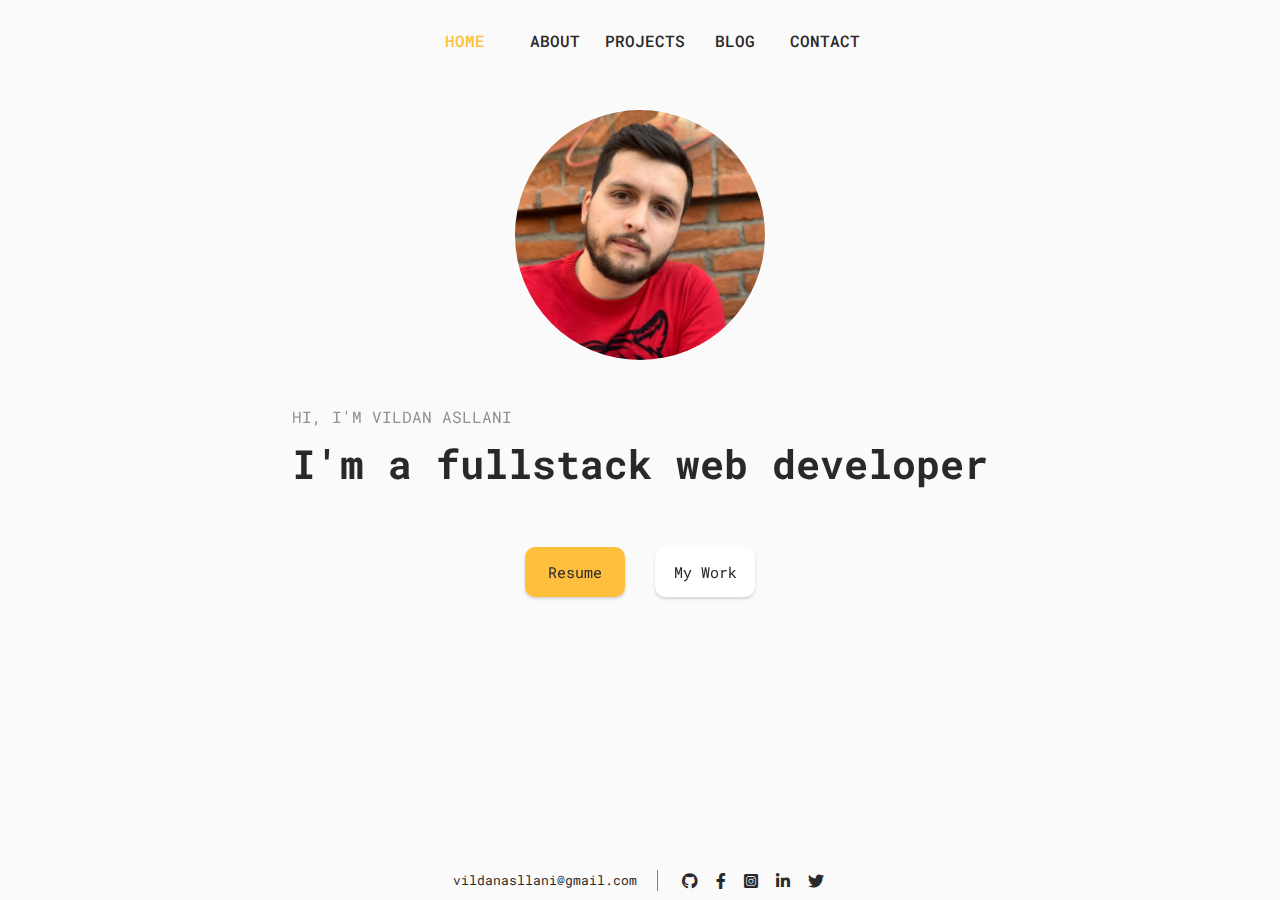
<file: index.html>
<!DOCTYPE html>
<html lang="en">
<head>
    <meta charset="UTF-8">
    <meta http-equiv="X-UA-Compatible" content="IE=edge">
    <meta name="viewport" content="width=device-width, initial-scale=1.0">
    <title>Home</title>
    <meta name="description" content="Vildan Asllani Portfolio">
    <meta name="keywords" content="Vildan Asllani, Portfolio, Programing, Coder, Fullstack Developer, Albanian Developer, Kosovo Developers">
    <link rel="icon" href="images/icon.png">
    <link rel="stylesheet" href="styles/style.css">
    <link rel="stylesheet" href="styles/fontawesome-free-5.15.3-web/css/all.css">
    <link rel="stylesheet" href="styles/tablet-style.css">
    <link rel="stylesheet" href="https://unpkg.com/aos@next/dist/aos.css" />
</head>
<body>
    <header>
        <nav id="navigation">
            <i class="fas fa-times" id="menu-close"></i>
            <ul>
                <a href="index.html"><li class="active">HOME</li></a>
                <a href="about.html"><li>ABOUT</li></a>
                <a href="projects.html"><li>PROJECTS</li></a>
                <a href="blog.html"><li>BLOG</li></a>
                <a href="contact.html"><li>CONTACT</li></a>
            </ul>
        </nav>
        <i class="fas fa-bars" id="menu-open"></i>
    </header>
    <div class="call-to-action" data-aos="fade-up">
        <img src='images/profile_image.jpg' class="circle" alt="My profile picture">
        <div class="introduction">
            <p>HI, I'M VILDAN ASLLANI</p>
            <h1>I'm a fullstack web developer</h1>
        </div>
        <div class="cta-buttons">
            <a href="/cv/Vildan_Asllani_CV.pdf" class="btn btn-primary">Resume</a>
            <a href="/projects.html" class="btn btn-default">My Work</a>
        </div>
    </div>
    <div class="fixed-social">
        <small>vildanasllani@gmail.com</small>
        <div class="socials">
            <a href="https://github.com/VildanAsllani"><i class="fab fa-github"></i></a>
            <a href="https://www.facebook.com/RosSsoner"><i class="fab fa-facebook-f"></i></a>
            <a href="https://www.instagram.com/vildanasllani/"><i class="fab fa-instagram-square"></i></a>
            <a href="https://www.linkedin.com/in/vildan-asllani-a4618220b/"><i class="fab fa-linkedin-in"></i></a>
            <a href="#"><i class="fab fa-twitter"></i></a>
        </div>
    </div>
<script src="scripts/navigation.js"></script>
<script src="https://unpkg.com/aos@next/dist/aos.js"></script>
  <script>
    AOS.init();
  </script>
</body>
</html>
</file>
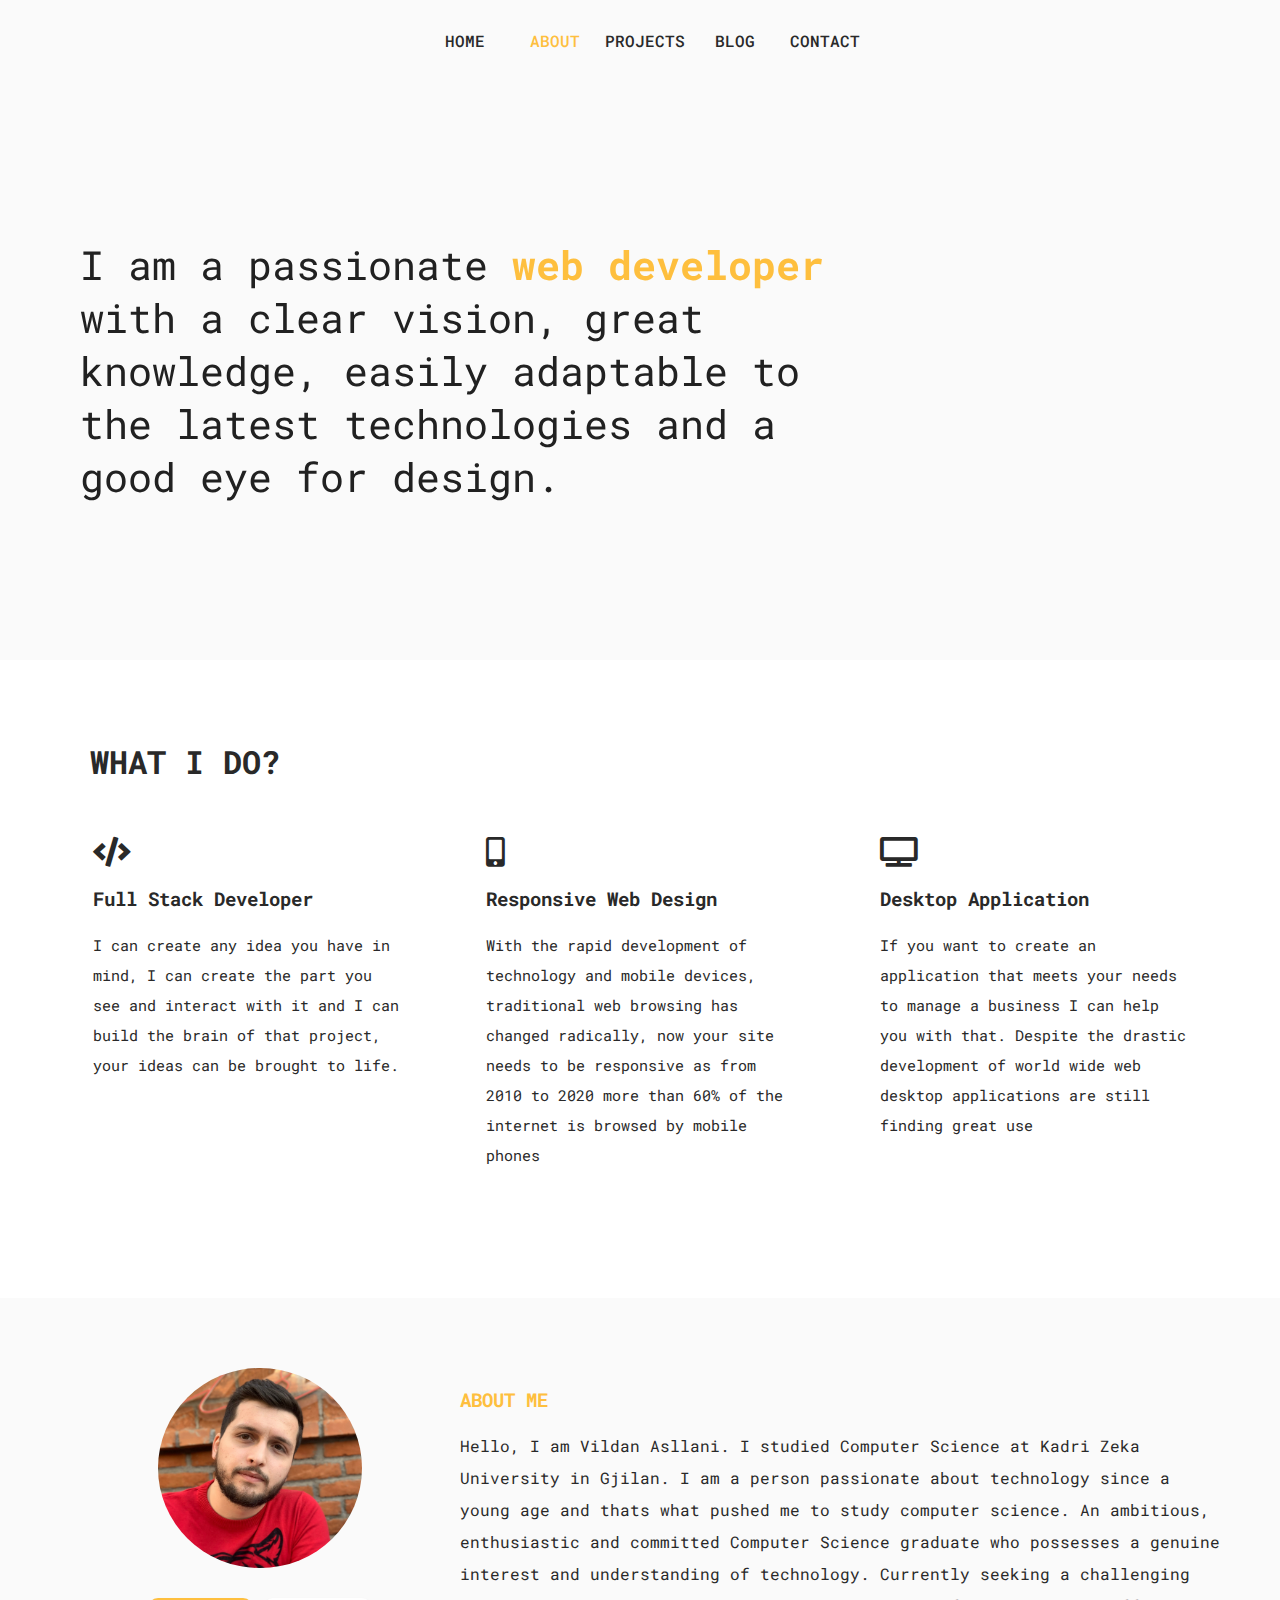
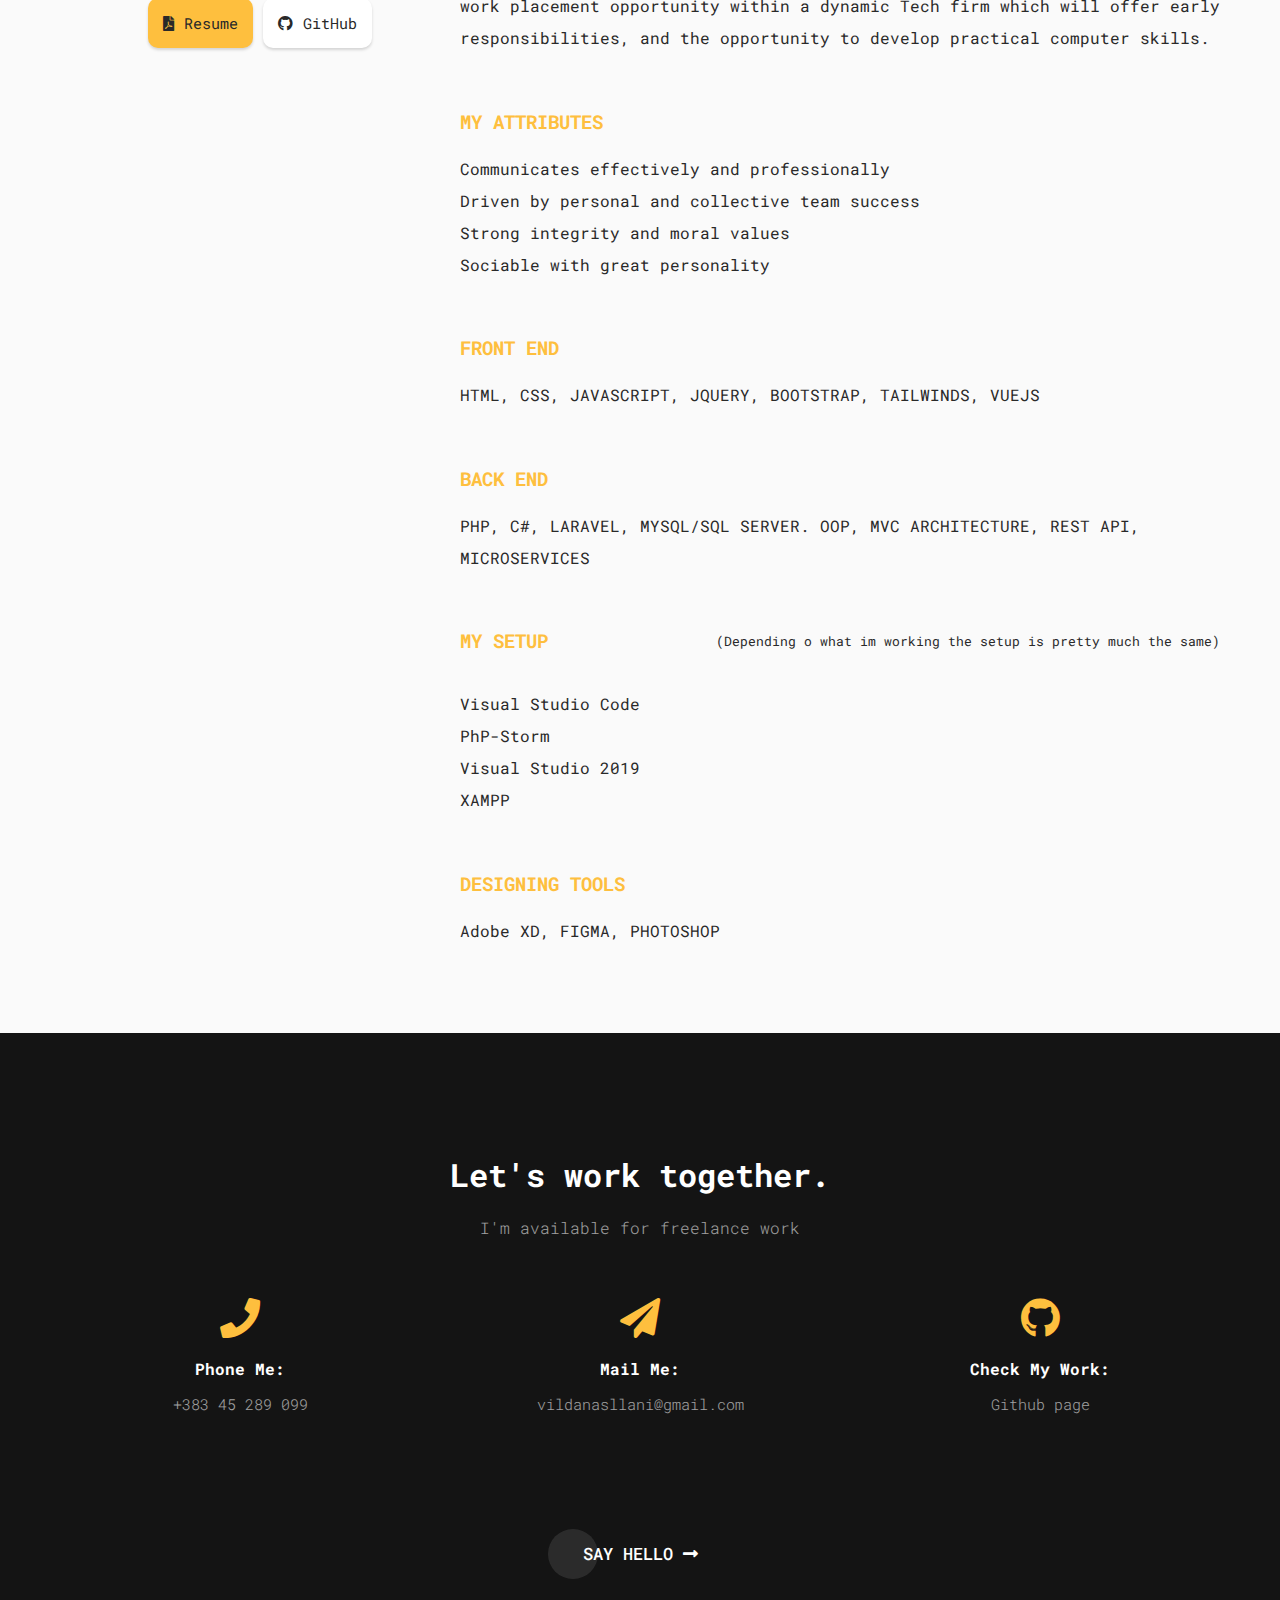
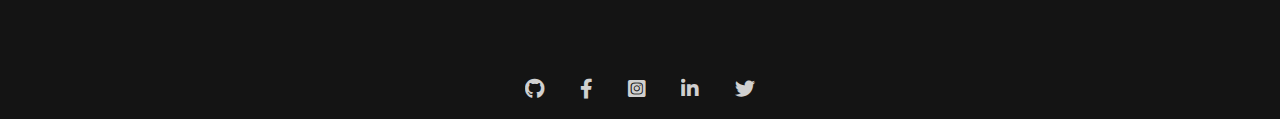
<file: about.html>
<!DOCTYPE html>
<html lang="en">
<head>
    <meta charset="UTF-8">
    <meta http-equiv="X-UA-Compatible" content="IE=edge">
    <meta name="viewport" content="width=device-width, initial-scale=1.0">
    <title>About me</title>
    <link rel="icon" href="images/icon.png">
    <link rel="stylesheet" href="styles/style.css">
    <link rel="stylesheet" href="styles/fontawesome-free-5.15.3-web/css/all.css">
    <link rel="stylesheet" href="styles/tablet-style.css">
    <link rel="stylesheet" href="https://unpkg.com/aos@next/dist/aos.css" />
</head>
<body>
    <header>
        <nav id="navigation">
            <i class="fas fa-times" id="menu-close"></i>
            <ul>
                <a href="index.html"><li>HOME</li></a>
                <a href="about.html"><li class="active">ABOUT</li></a>
                <a href="projects.html"><li>PROJECTS</li></a>
                <a href="blog.html"><li>BLOG</li></a>
                <a href="contact.html"><li>CONTACT</li></a>
            </ul>
        </nav>
        <i class="fas fa-bars" id="menu-open"></i>
    </header>
    <div class="center vertically-aligned" data-aos="fade-right">
        <h1 class="h1-introduction">
            I am a passionate <strong>web developer </strong>with a clear vision, great knowledge, easily adaptable to the latest technologies and a good eye for design.</h1>
    </div>
    <div class="full-div">
        <div class="center">
            <h1 class="ml-30">WHAT I DO?</h1>
            <div class="cards">
                <div class="card">
                    <i class="fas fa-code"></i>
                    <h3>Full Stack Developer</h3>
                    <p>I can create any idea you have in mind, I can create the part you see and interact with it and I can build the brain of that project, your ideas can be brought to life.</p>
                </div>
                <div class="card">
                    <i class="fas fa-mobile-alt"></i>
                    <h3>Responsive Web Design</h3>
                    <p>With the rapid development of technology and mobile devices, traditional web browsing has changed radically, now your site needs to be responsive as from 2010 to 2020 more than 60% of the internet is browsed by mobile phones</p>
                </div>
                <div class="card">
                    <i class="fas fa-tv"></i>
                    <h3>Desktop Application</h3>
                    <p>If you want to create an application that meets your needs to manage a business I can help you with that. Despite the drastic development of world wide web desktop applications are still finding great use</p>
                </div>
            </div>
        </div>
    </div>


    <div class="center">
        <div class="profile">
            <div class="left-profile">
                <img src="images/profile_image.jpg" class="circle" alt="My profile picture">
                <div class="buttons">
                    <a href="/cv/Vildan_Asllani_CV.pdf" class="btn btn-primary"><i class="fa fa-file-pdf"></i>Resume</a>
                    <a href="https://github.com/VildanAsllani" class="btn btn-default"><i class="fab fa-github"></i>GitHub</a>
                </div>
            </div>
            <div class="right-profile">
                <div class="skills">
                    <h3>ABOUT ME</h3>
                    <p>Hello, I am Vildan Asllani. I studied Computer Science at Kadri Zeka University in Gjilan. I am a person passionate about technology since a young age and thats what pushed me to study computer science. An ambitious, enthusiastic and committed Computer Science graduate who possesses a genuine interest and understanding of technology. Currently seeking a challenging work placement opportunity within a dynamic Tech firm which will offer early responsibilities, and the opportunity to develop practical computer skills.</p>
                </div>
                <div class="skills">
                    <h3>MY ATTRIBUTES</h3>
                    <p>Communicates effectively and professionally<br>
                        Driven by personal and collective team success<br>
                        Strong integrity and moral values<br>
                        Sociable with great personality</p>
                </div>
                <div class="skills">
                    <h3>FRONT END</h3>
                    <p>HTML, CSS, JAVASCRIPT, JQUERY, BOOTSTRAP, TAILWINDS, VUEJS</p>
                </div>
                <div class="skills">
                    <h3>BACK END</h3>
                    <p>PHP, C#, LARAVEL, MYSQL/SQL SERVER. OOP, MVC ARCHITECTURE, REST API, MICROSERVICES</p>
                </div>
                <div class="skills">
                    <div><h3>MY SETUP</h3><small>(Depending o what im working the setup is pretty much the same)</small></div>
                    <p>Visual Studio Code<br>
                        PhP-Storm <br>
                        Visual Studio 2019<br>
                        XAMPP<br>

                </div>
                <div class="skills">
                    <h3>DESIGNING TOOLS</h3>
                    <p>Adobe XD, FIGMA, PHOTOSHOP<p>
                </div>
            </div>
        </div>
    </div>
    

    <footer id="footer">
        <div class="lets-work-together center">
            <center>
                <h1>Let's work together.</h1>
                <p>I'm available for freelance work</p>
            </center>
            <div class="grid">
                <div class="grid-column">
                    <i class="fas fa-phone"></i>
                    <strong>Phone Me:</strong>
                    <p>+383 45 289 099</p>
                </div>
                <div class="grid-column">
                    <i class="fas fa-paper-plane"></i>
                    <strong>Mail Me:</strong>
                    <p>vildanasllani@gmail.com</p>
                </div>
                <div class="grid-column">
                    <i class="fab fa-github"></i>
                    <strong>Check My Work:</strong>
                    <p><a href="https://github.com/vildanasllani">Github page</a></p>
                </div>
            </div>
        </div>
        <center>
            <a href="mailto: vildanasllani@gmail.com" class="btn-decoration">SAY HELLO<i class="fas fa-long-arrow-alt-right"></i></a>
        </center>
        <div class="socials">
            <a href="https://github.com/VildanAsllani"><i class="fab fa-github"></i></a>
            <a href="https://www.facebook.com/RosSsoner"><i class="fab fa-facebook-f"></i></a>
            <a href="https://www.instagram.com/vildanasllani/"><i class="fab fa-instagram-square"></i></a>
            <a href="https://www.linkedin.com/in/vildan-asllani-a4618220b/"><i class="fab fa-linkedin-in"></i></a>
            <a href="#"><i class="fab fa-twitter"></i></a>
        </div>
        
    </footer>
    <script src="scripts/navigation.js"></script>
    <script src="https://unpkg.com/aos@next/dist/aos.js"></script>
  <script>
    AOS.init();
  </script>
</body>
</html>
</file>
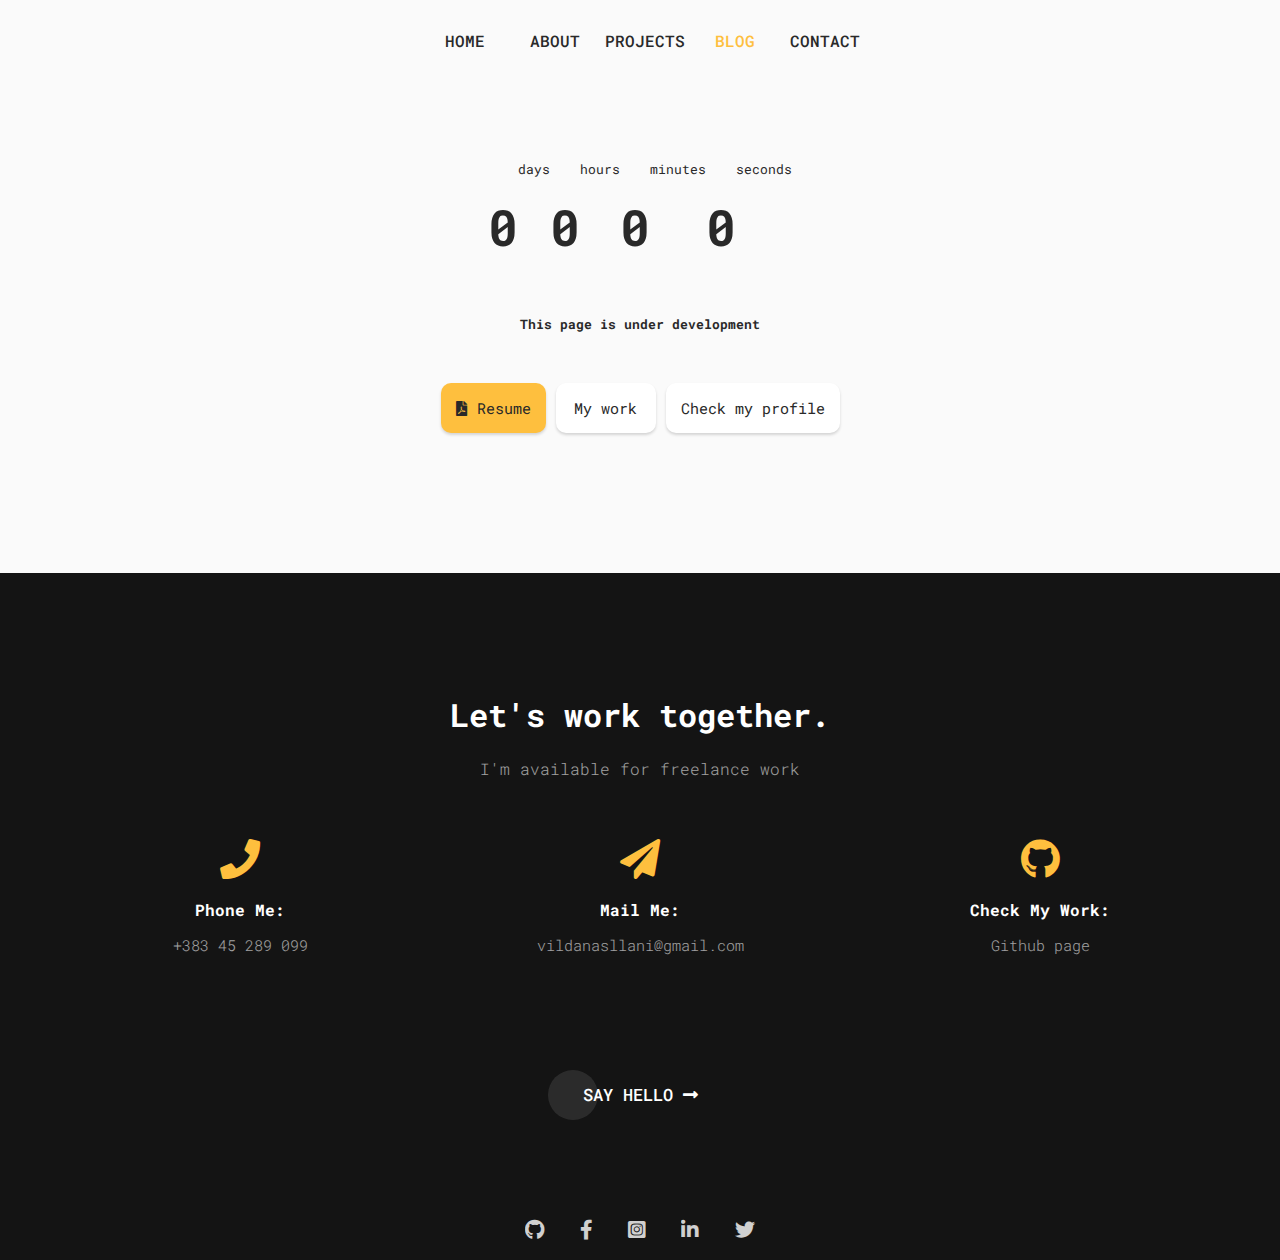
<file: blog.html>
<!DOCTYPE html>
<html lang="en">
<head>
    <meta charset="UTF-8">
    <meta http-equiv="X-UA-Compatible" content="IE=edge">
    <meta name="viewport" content="width=device-width, initial-scale=1.0">
    <title>Blog</title>
    <link rel="icon" href="images/icon.png">
    <link rel="stylesheet" href="styles/style.css">
    <link rel="stylesheet" href="styles/fontawesome-free-5.15.3-web/css/all.css">
    <link rel="stylesheet" href="styles/tablet-style.css">
</head>
<body>
    <header>
        <nav id="navigation">
            <i class="fas fa-times" id="menu-close"></i>
            <ul>
                <a href="index.html"><li>HOME</li></a>
                <a href="about.html"><li>ABOUT</li></a>
                <a href="projects.html"><li>PROJECTS</li></a>
                <a href="blog.html"><li class="active">BLOG</li></a>
                <a href="contact.html"><li>CONTACT</li></a>
            </ul>
        </nav>
        <i class="fas fa-bars" id="menu-open"></i>
    </header>

    <div class="center blog">
        <div class="timer">
            <div class="days">
                <h1 id="day">0</h1>
                <small>days</small>
            </div>
            <div class="hours">
                <h1 id="hour">0</h1>
                <small>hours</small>
            </div>
            <div class="minutes">
                <h1 id="minute">0</h1>
                <small>minutes</small>
            </div>
            <div class="seconds">
                <h1 id="second">0</h1>
                <small>seconds</small>
            </div>
        </div>
        <h5>This page is under development</h5>
        <div class="buttons">
            <a href="/cv/Vildan_Asllani_CV.pdf" class="btn btn-primary"><i class="fa fa-file-pdf"></i>Resume</a>
            <a href="/projects.html" class="btn btn-default">My work</a>
            <a href="/about.html" class="btn btn-default">Check my profile</a>
        </div>
    </div>

    <footer>
        <div class="lets-work-together center">
            <center>
                <h1>Let's work together.</h1>
                <p>I'm available for freelance work</p>
            </center>
            <div class="grid">
                <div class="grid-column">
                    <i class="fas fa-phone"></i>
                    <strong>Phone Me:</strong>
                    <p>+383 45 289 099</p>
                </div>
                <div class="grid-column">
                    <i class="fas fa-paper-plane"></i>
                    <strong>Mail Me:</strong>
                    <p>vildanasllani@gmail.com</p>
                </div>
                <div class="grid-column">
                    <i class="fab fa-github"></i>
                    <strong>Check My Work:</strong>
                    <p><a href="https://github.com/vildanasllani">Github page</a></p>
                </div>
            </div>
        </div>
        <center>
            <a href="mailto: vildanasllani@gmail.com" class="btn-decoration">SAY HELLO<i class="fas fa-long-arrow-alt-right"></i></a>
        </center>
        <div class="socials">
            <a href="https://github.com/VildanAsllani"><i class="fab fa-github"></i></a>
            <a href="https://www.facebook.com/RosSsoner"><i class="fab fa-facebook-f"></i></a>
            <a href="https://www.instagram.com/vildanasllani/"><i class="fab fa-instagram-square"></i></a>
            <a href="https://www.linkedin.com/in/vildan-asllani-a4618220b/"><i class="fab fa-linkedin-in"></i></a>
            <a href="#"><i class="fab fa-twitter"></i></a>
        </div>
        
    </footer>
    
    <script src="scripts/navigation.js"></script>
    <script>
        var countDownDate = new Date("Dec 06, 2024 00:00:00").getTime();
        
        var countdownfunction = setInterval(function() {
        
          var now = new Date().getTime();
          
          var distance = countDownDate - now;
          
          var days = Math.floor(distance / (1000 * 60 * 60 * 24));
          var hours = Math.floor((distance % (1000 * 60 * 60 * 24)) / (1000 * 60 * 60));
          var minutes = Math.floor((distance % (1000 * 60 * 60)) / (1000 * 60));
          var seconds = Math.floor((distance % (1000 * 60)) / 1000);
          
            document.getElementById('day').innerHTML=days;
            document.getElementById('hour').innerHTML=hours;
            document.getElementById('minute').innerHTML=minutes;
            document.getElementById('second').innerHTML=seconds;

          if (distance < 0) {
            clearInterval(countdownfunction);
            document.getElementById("demo").innerHTML = "THE FEATURE SHOULD BE IMPLEMENTED BY NOW :D";
          }
        }, 1000);
        </script>
</body>
</html>
</file>
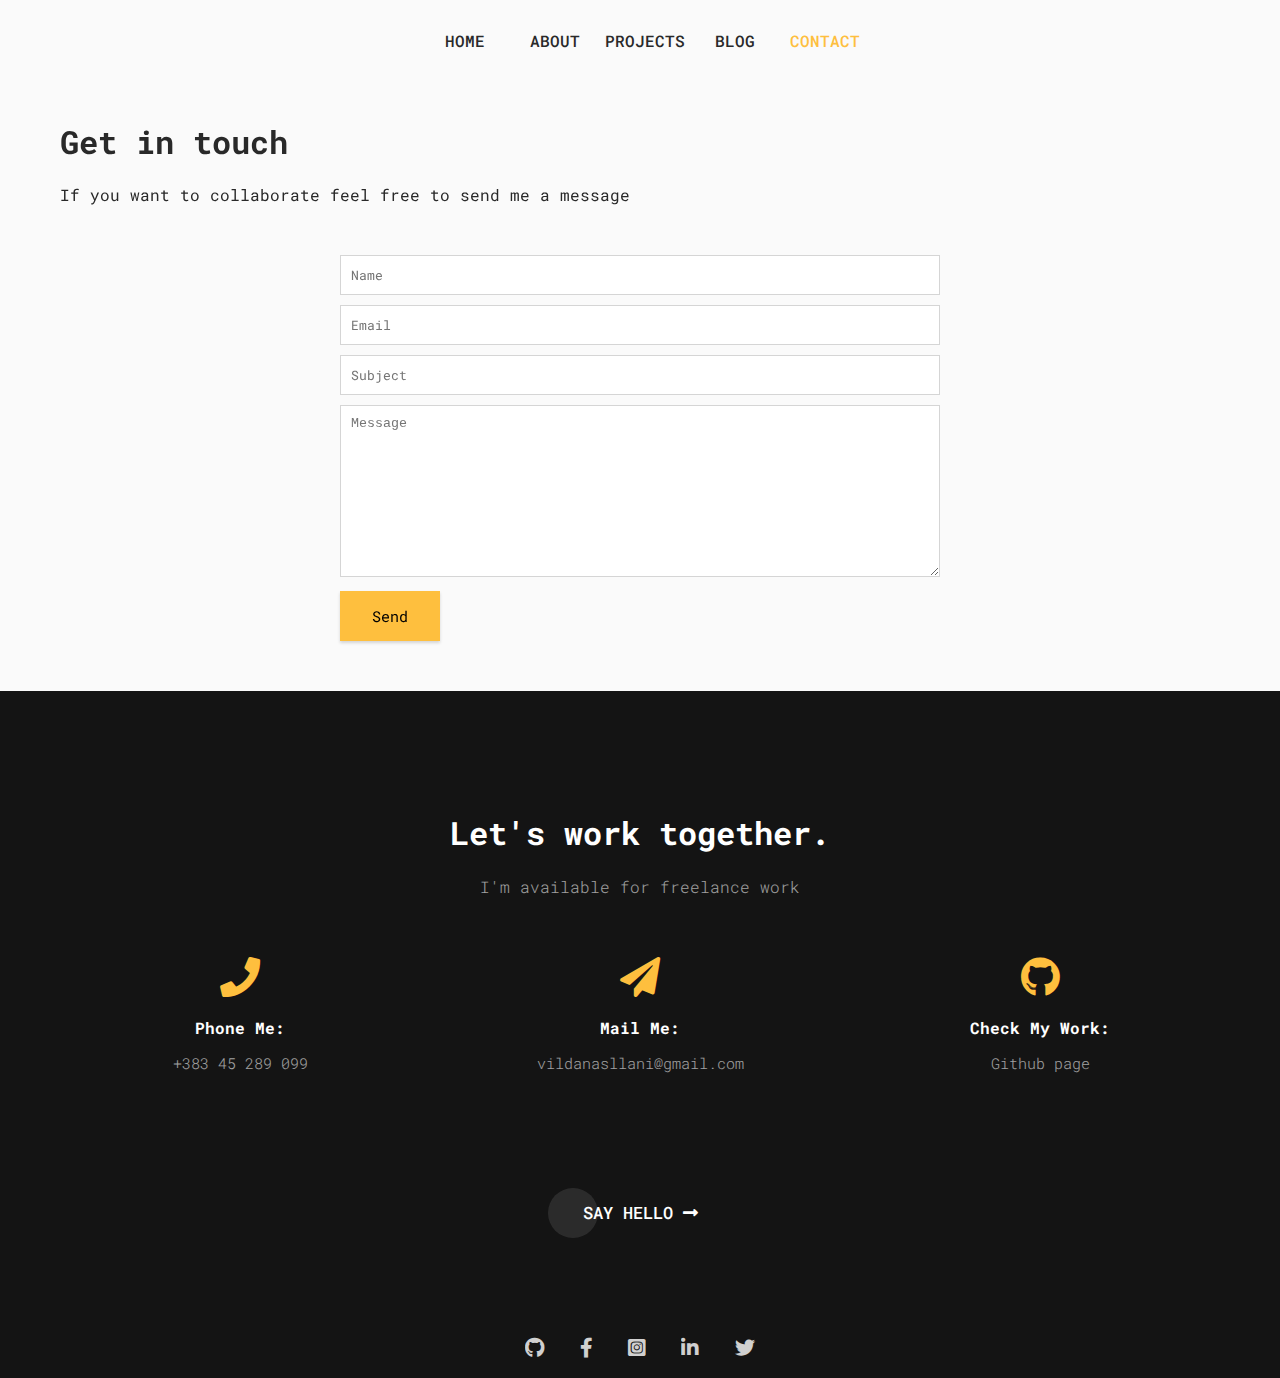
<file: contact.html>
<!DOCTYPE html>
<html lang="en">
<head>
    <meta charset="UTF-8">
    <meta http-equiv="X-UA-Compatible" content="IE=edge">
    <meta name="viewport" content="width=device-width, initial-scale=1.0">
    <title>Contact Me</title>
    <link rel="icon" href="images/icon.png">
    <link rel="stylesheet" href="styles/style.css">
    <link rel="stylesheet" href="styles/fontawesome-free-5.15.3-web/css/all.css">
    <link rel="stylesheet" href="styles/tablet-style.css">
    <link rel="stylesheet" href="https://unpkg.com/aos@next/dist/aos.css" />
</head>
<body>
    <header>
        <nav id="navigation">
            <i class="fas fa-times" id="menu-close"></i>
            <ul>
                <a href="index.html"><li>HOME</li></a>
                <a href="about.html"><li>ABOUT</li></a>
                <a href="projects.html"><li>PROJECTS</li></a>
                <a href="blog.html"><li>BLOG</li></a>
                <a href="contact.html"><li class="active">CONTACT</li></a>
            </ul>
        </nav>
        <i class="fas fa-bars" id="menu-open"></i>
    </header>

    <div class="center" data-aos="fade-right">    
        <h1>Get in touch</h1>
        <p>If you want to collaborate feel free to send me a message</p>
        <form action="" class="form">
            <input type="text" name="name" placeholder="Name" id="name" class="inp-text">
            <input type="email" name="email" placeholder="Email" id="email" class="inp-text">
            <input type="text" name="subject" placeholder="Subject" id="subject" class="inp-text">
            <textarea name="message" id="message" cols="30" rows="10" placeholder="Message"></textarea>
            <input type="button" class="btn btn-primary inp-button" value="Send">
        </form>
    </div>

    <footer>
        <div class="lets-work-together center">
            <center>
                <h1>Let's work together.</h1>
                <p>I'm available for freelance work</p>
            </center>
            <div class="grid">
                <div class="grid-column">
                    <i class="fas fa-phone"></i>
                    <strong>Phone Me:</strong>
                    <p>+383 45 289 099</p>
                </div>
                <div class="grid-column">
                    <i class="fas fa-paper-plane"></i>
                    <strong>Mail Me:</strong>
                    <p>vildanasllani@gmail.com</p>
                </div>
                <div class="grid-column">
                    <i class="fab fa-github"></i>
                    <strong>Check My Work:</strong>
                    <p><a href="https://github.com/vildanasllani">Github page</a></p>
                </div>
            </div>
        </div>
        <center>
            <a href="#" class="btn-decoration">SAY HELLO<i class="fas fa-long-arrow-alt-right"></i></a>
        </center>
        <div class="socials">
            <a href="https://github.com/VildanAsllani"><i class="fab fa-github"></i></a>
            <a href="https://www.facebook.com/RosSsoner"><i class="fab fa-facebook-f"></i></a>
            <a href="https://www.instagram.com/vildanasllani/"><i class="fab fa-instagram-square"></i></a>
            <a href="https://www.linkedin.com/in/vildan-asllani-a4618220b/"><i class="fab fa-linkedin-in"></i></a>
            <a href="#"><i class="fab fa-twitter"></i></a>
        </div>
    </footer>
    
    <script src="scripts/navigation.js"></script>
    <script src="https://unpkg.com/aos@next/dist/aos.js"></script>
    <script>
      AOS.init();
    </script>
</body>
</html>
</file>
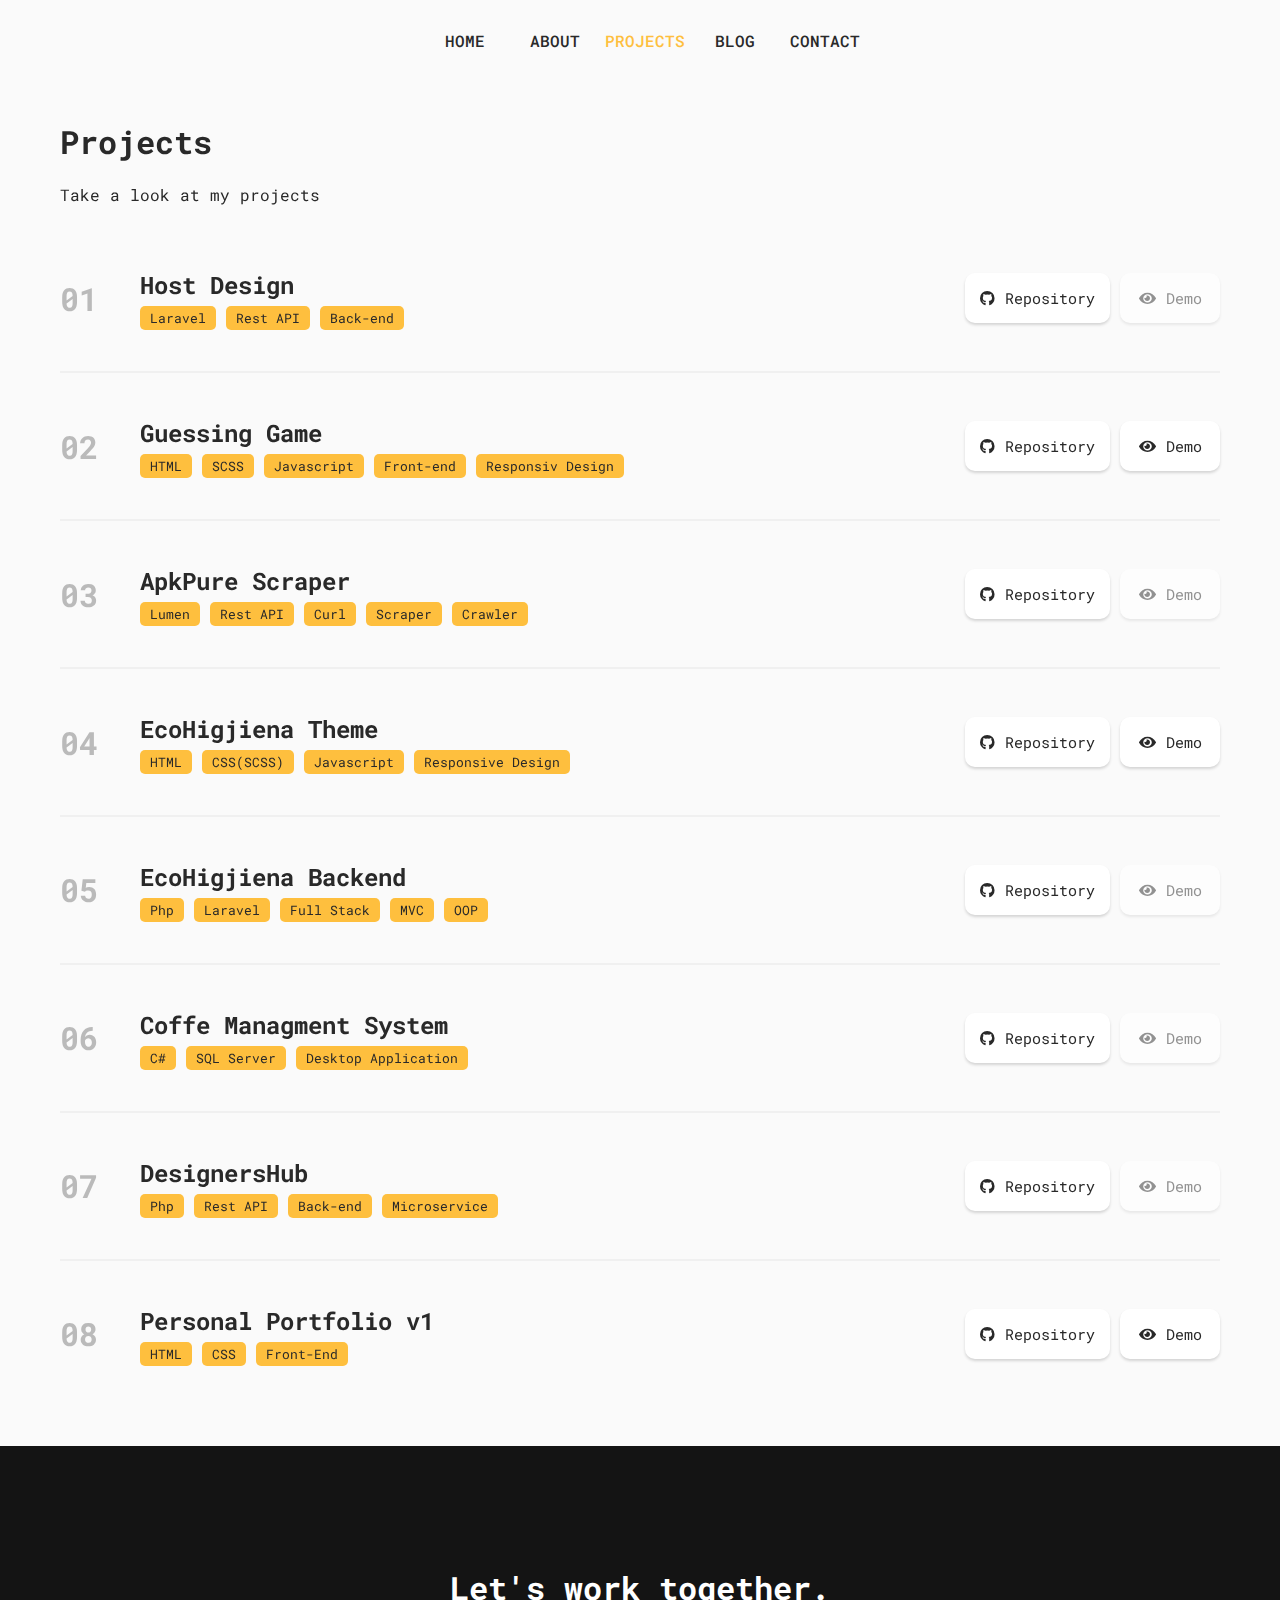
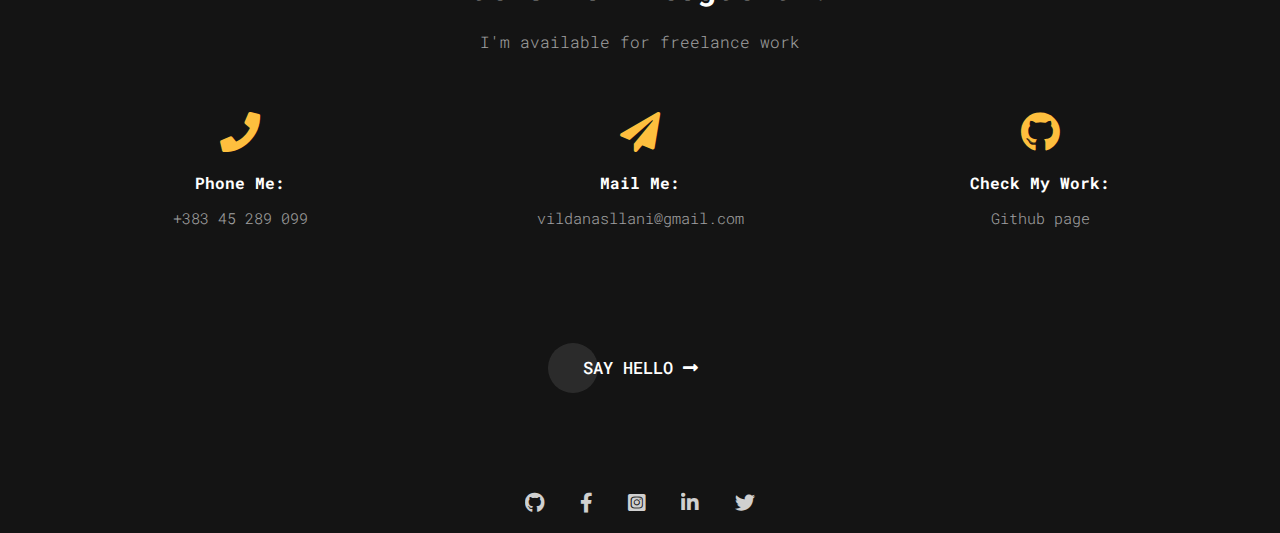
<file: projects.html>
<!DOCTYPE html>
<html lang="en">
<head>
    <meta charset="UTF-8">
    <meta http-equiv="X-UA-Compatible" content="IE=edge">
    <meta name="viewport" content="width=device-width, initial-scale=1.0">
    <title>Projects</title>
    <link rel="icon" href="images/icon.png">
    <link rel="stylesheet" href="styles/style.css">
    <link rel="stylesheet" href="styles/fontawesome-free-5.15.3-web/css/all.css">
    <link rel="stylesheet" href="styles/tablet-style.css">
    <link rel="stylesheet" href="https://unpkg.com/aos@next/dist/aos.css" />
</head>
<body>
    <header>
        <nav id="navigation">
            <i class="fas fa-times" id="menu-close"></i>
            <ul>
                <a href="index.html"><li>HOME</li></a>
                <a href="about.html"><li>ABOUT</li></a>
                <a href="projects.html"><li class="active">PROJECTS</li></a>
                <a href="blog.html"><li>BLOG</li></a>
                <a href="contact.html"><li>CONTACT</li></a>
            </ul>
        </nav>
        <i class="fas fa-bars" id="menu-open"></i>
    </header>
    <div class="center" data-aos="fade-right">
        <h1>Projects</h1>
        <p>Take a look at my projects</p>
        <div class="projects">
            <div class="project">
                <h1>01</h1>
                <div class="title">
                    <h2>Host Design</h2>
                    <div class="tags">
                        <small>Laravel</small>
                        <small>Rest API</small>
                        <small>Back-end</small>
                    </div>
                </div>
                <div class="buttons">
                    <a href="https://github.com/VildanAsllani/HostDesign" class="btn btn-default"><i class="fab fa-github"></i>Repository</a>
                    <a href="#" class="btn btn-default btn-disabled" ><i class="fas fa-eye"></i>Demo</a>
                </div>
            </div>
            <div class="project">
                <h1>02</h1>
                <div class="title">
                    <h2>Guessing Game</h2>
                    <div class="tags">
                        <small>HTML</small>
                        <small>SCSS</small>
                        <small>Javascript</small>
                        <small>Front-end</small>
                        <small>Responsiv Design</small>
                    </div>
                </div>
                <div class="buttons">
                    <a href="https://github.com/VildanAsllani/guess-the-number-game" class="btn btn-default"><i class="fab fa-github"></i>Repository</a>
                    <a href="https://gamingnumber.netlify.app/" class="btn btn-default" ><i class="fas fa-eye"></i>Demo</a>
                </div>
            </div>
            <div class="project">
                <h1>03</h1>
                <div class="title">
                    <h2>ApkPure Scraper</h2>
                    <div class="tags">
                        <small>Lumen</small>
                        <small>Rest API</small>
                        <small>Curl</small>
                        <small>Scraper</small>
                        <small>Crawler</small>
                    </div>
                </div>
                <div class="buttons">
                    <a href="https://github.com/VildanAsllani/Scraper" class="btn btn-default"><i class="fab fa-github"></i>Repository</a>
                    <a href="#" class="btn btn-default btn-disabled"><i class="fas fa-eye"></i>Demo</a>
                </div>
            </div>


            <div class="project">
                <h1>04</h1>
                <div class="title">
                    <h2>EcoHigjiena Theme</h2>
                    <div class="tags">
                        <small>HTML</small>
                        <small>CSS(SCSS)</small>
                        <small>Javascript</small>
                        <small>Responsive Design</small>
                    </div>
                </div>
                <div class="buttons">
                    <a href="https://github.com/VildanAsllani/EcoHigjiena-FrontEnd" class="btn btn-default"><i class="fab fa-github"></i>Repository</a>
                    <a href="https://vildanasllani.github.io/EcoHigjiena-FrontEnd/" class="btn btn-default"><i class="fas fa-eye"></i>Demo</a>
                </div>
            </div>
            <div class="project">
                <h1>05</h1>
                <div class="title">
                    <h2>EcoHigjiena Backend</h2>
                    <div class="tags">
                        <small>Php</small>
                        <small>Laravel</small>
                        <small>Full Stack</small>
                        <small>MVC</small>
                        <small>OOP</small>
                    </div>
                </div>
                <div class="buttons">
                    <a href="https://github.com/VildanAsllani/EcoHigjiena" class="btn btn-default"><i class="fab fa-github"></i>Repository</a>
                    <a href="#" class="btn btn-default btn-disabled"><i class="fas fa-eye"></i>Demo</a>
                </div>
            </div>
            <div class="project">
                <h1>06</h1>
                <div class="title">
                    <h2>Coffe Managment System</h2>
                    <div class="tags">
                        <small>C#</small>
                        <small>SQL Server</small>
                        <small>Desktop Application</small>
                    </div>
                </div>
                <div class="buttons">
                    <a href="https://github.com/VildanAsllani/Coffe_Managment_System" class="btn btn-default"><i class="fab fa-github"></i>Repository</a>
                    <a href="#" class="btn btn-default btn-disabled"><i class="fas fa-eye"></i>Demo</a>
                </div>
            </div>
            <div class="project">
                <h1>07</h1>
                <div class="title">
                    <h2>DesignersHub</h2>
                    <div class="tags">
                        <small>Php</small>
                        <small>Rest API</small>
                        <small>Back-end</small>
                        <small>Microservice</small>
                    </div>
                </div>
                <div class="buttons">
                    <a href="https://github.com/VildanAsllani/DesignersHub" class="btn btn-default"><i class="fab fa-github"></i>Repository</a>
                    <a href="#" class="btn btn-default btn-disabled"><i class="fas fa-eye"></i>Demo</a>
                </div>
            </div>
            <div class="project">
                <h1>08</h1>
                <div class="title">
                    <h2>Personal Portfolio v1</h2>
                    <div class="tags">
                        <small>HTML</small>
                        <small>CSS</small>
                        <small>Front-End</small>
                    </div>
                </div>
                <div class="buttons">
                    <a href="https://github.com/VildanAsllani/Portfolio" class="btn btn-default"><i class="fab fa-github"></i>Repository</a>
                    <a href="https://vildanasllani.github.io/Portfolio/" class="btn btn-default"><i class="fas fa-eye"></i>Demo</a>
                </div>
            </div>
        </div>
    </div>

    <footer>
        <div class="lets-work-together center">
            <center>
                <h1>Let's work together.</h1>
                <p>I'm available for freelance work</p>
            </center>
            <div class="grid">
                <div class="grid-column">
                    <i class="fas fa-phone"></i>
                    <strong>Phone Me:</strong>
                    <p>+383 45 289 099</p>
                </div>
                <div class="grid-column">
                    <i class="fas fa-paper-plane"></i>
                    <strong>Mail Me:</strong>
                    <p>vildanasllani@gmail.com</p>
                </div>
                <div class="grid-column">
                    <i class="fab fa-github"></i>
                    <strong>Check My Work:</strong>
                    <p><a href="https://github.com/vildanasllani">Github page</a></p>
                </div>
            </div>
        </div>
        <center>
            <a href="mailto: vildanasllani@gmail.com" class="btn-decoration">SAY HELLO<i class="fas fa-long-arrow-alt-right"></i></a>
        </center>
        <div class="socials">
            <a href="https://github.com/VildanAsllani"><i class="fab fa-github"></i></a>
            <a href="https://www.facebook.com/RosSsoner"><i class="fab fa-facebook-f"></i></a>
            <a href="https://www.instagram.com/vildanasllani/"><i class="fab fa-instagram-square"></i></a>
            <a href="https://www.linkedin.com/in/vildan-asllani-a4618220b/"><i class="fab fa-linkedin-in"></i></a>
            <a href="#"><i class="fab fa-twitter"></i></a>
        </div>
        
    </footer>

    <script src="scripts/navigation.js"></script>
    <script src="https://unpkg.com/aos@next/dist/aos.js"></script>
    <script>
      AOS.init();
    </script>
</body>
</html>
</file>
<file: styles/style.css>
@import url("https://fonts.googleapis.com/css2?family=Roboto:ital,wght@0,100;0,300;0,400;0,500;0,700;0,900;1,100;1,300;1,400;1,500;1,700;1,900&display=swap");
@import url("https://fonts.googleapis.com/css2?family=Roboto+Mono:ital,wght@0,100;0,200;0,300;0,400;0,500;0,600;0,700;1,100;1,200;1,300;1,400;1,500;1,600;1,700&display=swap");
body {
  margin: 0px;
  padding: 0px;
  font-family: 'Roboto Mono', monospace;
  background-color: #FAFAFA;
  color: #292929;
}

* {
  -webkit-box-sizing: border-box;
          box-sizing: border-box;
}

a {
  color: #292929;
  text-decoration: none;
}

.circle {
  border-radius: 50%;
}

.center {
  max-width: 1200px;
  margin: 40px auto 40px auto;
  padding-left: 20px;
  padding-right: 20px;
}

.ml-30 {
  margin-left: 30px;
}

.full-div {
  background-color: white;
  padding: 40px 0px;
}

.vertically-aligned {
  display: -webkit-box;
  display: -ms-flexbox;
  display: flex;
  -webkit-box-align: center;
      -ms-flex-align: center;
          align-items: center;
  min-height: 500px;
}

.horizontally-aligned {
  display: -webkit-box;
  display: -ms-flexbox;
  display: flex;
  -webkit-box-pack: center;
      -ms-flex-pack: center;
          justify-content: center;
}

.btn {
  display: inline-block;
  padding: 15px;
  min-width: 100px;
  text-align: center;
  border-radius: 10px;
  -webkit-box-shadow: 0px 2px 3px #00000027;
          box-shadow: 0px 2px 3px #00000027;
  font-size: 15px;
  -webkit-transition: background-color .3s;
  transition: background-color .3s;
}

.btn i {
  margin-right: 10px;
}

.btn-primary {
  background-color: #FEBF3E;
}

.btn-primary:hover {
  background-color: #E0A42B;
}

.btn-default {
  background-color: white;
}

.btn-default:hover {
  background-color: #DEDEDE;
}

.btn-disabled {
  opacity: .5;
  cursor: default !important;
  pointer-events: none;
}

header {
  width: 100%;
  height: 80px;
  display: -webkit-box;
  display: -ms-flexbox;
  display: flex;
  -webkit-box-pack: center;
      -ms-flex-pack: center;
          justify-content: center;
  -webkit-box-align: center;
      -ms-flex-align: center;
          align-items: center;
  padding: 0px 30px 0px 30px;
}

header nav ul {
  list-style: none;
  margin: 0px;
  padding: 0px;
  display: -ms-grid;
  display: grid;
  -ms-grid-columns: (1fr)[5];
      grid-template-columns: repeat(5, 1fr);
}

header nav ul li {
  font-weight: 500;
  margin-left: 10px;
  text-align: center;
  color: #292929;
  cursor: pointer;
  -webkit-transition: color .2s;
  transition: color .2s;
}

header nav ul li:hover {
  color: #FEBF3E;
}

header nav ul .active {
  color: #FEBF3E;
}

.call-to-action {
  margin-top: 30px;
  display: -ms-grid;
  display: grid;
  grid-row-gap: 30px;
  -webkit-box-pack: center;
      -ms-flex-pack: center;
          justify-content: center;
}

.call-to-action img {
  width: 250px;
  height: 250px;
  -ms-grid-column-align: center;
      justify-self: center;
}

.call-to-action .introduction p {
  opacity: .5;
  margin-bottom: 10px;
}

.call-to-action .introduction h1 {
  font-size: 40px;
  padding-top: 0px;
  margin-top: 0px;
}

.call-to-action .cta-buttons {
  -ms-grid-column-align: center;
      justify-self: center;
}

.call-to-action .cta-buttons .btn {
  margin-left: 10px;
  margin-right: 10px;
}

.fixed-social {
  position: fixed;
  bottom: 0px;
  display: -webkit-box;
  display: -ms-flexbox;
  display: flex;
  -webkit-box-pack: center;
      -ms-flex-pack: center;
          justify-content: center;
  -webkit-box-align: center;
      -ms-flex-align: center;
          align-items: center;
  width: 100%;
  background-color: #FAFAFA;
  height: 40px;
}

.fixed-social small {
  padding-right: 20px;
}

.fixed-social .socials {
  border-left: 1px solid gray;
  padding-left: 20px;
}

.fixed-social .socials a {
  padding: 4px;
}

.h1-introduction {
  font-size: 40px;
  padding-left: 20px;
  padding-right: 20px;
  width: 70%;
  font-weight: 400;
  color: #212121;
}

.h1-introduction strong {
  color: #FEBF3E;
}

.cards {
  color: #292929;
  display: -ms-grid;
  display: grid;
  -ms-grid-columns: (1fr)[3];
      grid-template-columns: repeat(3, 1fr);
  grid-gap: 20px;
}

.cards .card {
  padding: 30px;
  border-radius: 20px;
  border: 3px solid white;
  cursor: pointer;
}

.cards .card i {
  font-size: 30px;
}

.cards .card:hover {
  border: 3px solid #FEBF3E;
}

.cards .card p {
  font-size: 15px;
  line-height: 2;
}

.profile {
  display: -ms-grid;
  display: grid;
  -ms-grid-columns: 400px auto;
      grid-template-columns: 400px auto;
  padding-bottom: 30px;
  padding-top: 30px;
}

.profile .left-profile {
  display: -webkit-box;
  display: -ms-flexbox;
  display: flex;
  -webkit-box-orient: vertical;
  -webkit-box-direction: normal;
      -ms-flex-direction: column;
          flex-direction: column;
  -webkit-box-align: center;
      -ms-flex-align: center;
          align-items: center;
}

.profile .left-profile img {
  height: 200px;
  margin-bottom: 30px;
}

.profile .right-profile {
  display: -ms-grid;
  display: grid;
  grid-gap: 20px;
}

.profile .right-profile .skills h3 {
  color: #FEBF3E;
}

.profile .right-profile .skills p {
  line-height: 2;
}

.profile .right-profile .skills div {
  display: -webkit-box;
  display: -ms-flexbox;
  display: flex;
  -webkit-box-pack: justify;
      -ms-flex-pack: justify;
          justify-content: space-between;
  -webkit-box-align: center;
      -ms-flex-align: center;
          align-items: center;
}

footer {
  background-color: #141414;
  overflow: hidden;
}

footer .lets-work-together {
  margin-bottom: 100px;
}

footer .lets-work-together h1 {
  padding-top: 80px;
  color: white;
}

footer .lets-work-together p {
  color: white;
  opacity: .6;
  font-weight: 300;
}

footer .lets-work-together .grid {
  margin-top: 60px;
  display: -ms-grid;
  display: grid;
  -ms-grid-columns: 1fr 1fr 1fr;
      grid-template-columns: 1fr 1fr 1fr;
  grid-gap: 40px;
}

footer .lets-work-together .grid .grid-column {
  display: -webkit-box;
  display: -ms-flexbox;
  display: flex;
  -webkit-box-orient: vertical;
  -webkit-box-direction: normal;
      -ms-flex-direction: column;
          flex-direction: column;
  -webkit-box-align: center;
      -ms-flex-align: center;
          align-items: center;
}

footer .lets-work-together .grid .grid-column .fas, footer .lets-work-together .grid .grid-column .fab {
  font-size: 40px;
  color: #FEBF3E;
  margin-bottom: 20px;
}

footer .lets-work-together .grid .grid-column strong {
  color: white;
}

footer .lets-work-together .grid .grid-column p {
  font-size: 15px;
  opacity: .6;
}

footer .lets-work-together .grid .grid-column a {
  color: white;
}

footer .lets-work-together .grid .grid-column a:hover {
  text-decoration: underline;
}

footer .socials {
  display: -webkit-box;
  display: -ms-flexbox;
  display: flex;
  -webkit-box-pack: space-evenly;
      -ms-flex-pack: space-evenly;
          justify-content: space-evenly;
  width: 300px;
  margin: 100px auto 0px auto;
  height: 40px;
  color: white;
}

footer .socials i {
  color: white;
  opacity: .8;
  font-size: 20px;
}

.btn-decoration {
  font-size: 17px;
  font-weight: 500;
  text-transform: uppercase;
  height: 50px;
  line-height: 50px;
  color: white;
}

.btn-decoration:before {
  content: "";
  width: 50px;
  height: 50px;
  margin-left: -35px;
  border-radius: 50%;
  background-color: #fcfcfc;
  position: absolute;
  opacity: .1;
}

.btn-decoration i {
  margin-left: 10px;
}

.blog {
  padding-top: 40px;
  padding-bottom: 100px;
  display: -webkit-box;
  display: -ms-flexbox;
  display: flex;
  -webkit-box-orient: vertical;
  -webkit-box-direction: normal;
      -ms-flex-direction: column;
          flex-direction: column;
  -webkit-box-align: center;
      -ms-flex-align: center;
          align-items: center;
}

.blog h5 {
  margin-bottom: 50px;
}

.blog .timer {
  display: -webkit-box;
  display: -ms-flexbox;
  display: flex;
}

.blog .timer div {
  display: -webkit-box;
  display: -ms-flexbox;
  display: flex;
}

.blog .timer div h1 {
  font-size: 50px;
}

.form {
  margin: 50px auto;
  max-width: 600px;
  height: auto;
}

.form .inp-text {
  width: 100%;
  padding: 10px;
  margin-bottom: 10px;
  border: 1px solid #D5D5D5;
  font-family: 'Roboto Mono', monospace;
  -webkit-appearance: none;
  -webkit-border-radius: 0;
}

.form .inp-text:focus {
  outline: 2px solid #FEBF3E;
  border: 1px solid white;
}

.form textarea {
  -webkit-appearance: none;
  width: 100%;
  border: 1px solid #D5D5D5;
  margin-bottom: 10px;
  padding: 10px;
  -webkit-border-radius: 0;
}

.form textarea:focus {
  outline: 2px solid #FEBF3E;
  border: 1px solid white;
}

.form .inp-button {
  -webkit-appearance: none;
  min-width: 100px;
  border: none;
  cursor: pointer;
  border-radius: 0;
  font-family: 'Roboto Mono', monospace;
}

.projects {
  margin-top: 50px;
  display: -ms-grid;
  display: grid;
  row-gap: 30px;
}

.projects .project {
  display: -ms-grid;
  display: grid;
  -ms-grid-columns: 80px 1fr auto;
      grid-template-columns: 80px 1fr auto;
  -webkit-box-align: center;
      -ms-flex-align: center;
          align-items: center;
  padding-bottom: 30px;
  border-bottom: 2px solid #f0f0f0;
}

.projects .project:last-child {
  border-bottom: none;
}

.projects .project h1 {
  opacity: .3;
}

.projects .project .title h2 {
  padding-bottom: 5px;
  margin: 0px;
}

.projects .project .title .tags small {
  background-color: #FEBF3E;
  padding: 3px 10px;
  border-radius: 5px;
}

#menu-open {
  display: none;
  font-size: 20px;
  padding: 10px;
}

#menu-close {
  display: none;
  font-size: 20px;
  padding: 10px;
}
/*# sourceMappingURL=style.css.map */
</file>
<file: styles/tablet-style.css>
@media (max-width: 768px) {
  .fixed-social {
    display: none;
  }
  header {
    -webkit-box-pack: end;
        -ms-flex-pack: end;
            justify-content: flex-end;
  }
  header nav {
    background-color: #292929;
    height: 100vh;
    width: 100%;
    position: absolute;
    top: 0;
    right: 0;
    bottom: 0;
    left: -100%;
    z-index: 2;
    -webkit-transition: left .5s;
    transition: left .5s;
  }
  header nav #menu-close {
    height: 80px;
    display: -webkit-box;
    display: -ms-flexbox;
    display: flex;
    -webkit-box-pack: end;
        -ms-flex-pack: end;
            justify-content: flex-end;
    -webkit-box-align: center;
        -ms-flex-align: center;
            align-items: center;
    padding: 0px 30px 0px 30px;
    color: white;
    cursor: pointer;
  }
  header nav ul {
    -ms-grid-columns: 1fr;
        grid-template-columns: 1fr;
  }
  header nav ul li {
    font-size: 18px;
    text-align: center;
    height: 80px;
    line-height: 80px;
    color: white;
  }
  header nav ul .active {
    font-size: 30px;
  }
  #menu-open {
    display: block;
    cursor: pointer;
  }
  .call-to-action img {
    width: 200px;
    height: 200px;
  }
  .call-to-action .introduction {
    text-align: center;
  }
  .call-to-action .introduction p {
    margin-bottom: 10px;
    font-size: 14px;
    opacity: .8;
  }
  .call-to-action .introduction h1 {
    font-size: 27px;
  }
  .call-to-action .cta-buttons {
    width: 100%;
    display: -webkit-box;
    display: -ms-flexbox;
    display: flex;
    -webkit-box-orient: vertical;
    -webkit-box-direction: normal;
        -ms-flex-direction: column;
            flex-direction: column;
    margin-bottom: 5px;
  }
  .call-to-action .cta-buttons .btn {
    margin: 10px 10px 0px 10px;
  }
  .h1-introduction {
    font-size: 27px;
    padding-left: 20px;
    padding-right: 20px;
    width: 90%;
    font-weight: 400;
    color: #212121;
  }
  .ml-30 {
    font-size: 27px;
  }
  .cards {
    -ms-grid-columns: 1fr;
        grid-template-columns: 1fr;
  }
  .profile {
    -ms-grid-columns: 1fr;
        grid-template-columns: 1fr;
    padding-bottom: 0px;
    padding-top: 0px;
  }
  .profile .right-profile {
    padding: 30px;
    margin-top: 30px;
  }
  .profile .right-profile .skills div {
    -webkit-box-orient: vertical;
    -webkit-box-direction: normal;
        -ms-flex-direction: column;
            flex-direction: column;
    -webkit-box-align: start;
        -ms-flex-align: start;
            align-items: flex-start;
  }
  .profile .right-profile .skills div h3 {
    padding: 0px;
    margin: 0px;
  }
  .profile .right-profile .skills div small {
    font-size: 13px;
  }
  footer .lets-work-together h1 {
    font-size: 27px;
  }
  footer .lets-work-together p {
    font-size: 15px;
  }
  footer .lets-work-together .grid {
    margin-top: 60px;
    display: -ms-grid;
    display: grid;
    -ms-grid-columns: 1fr;
        grid-template-columns: 1fr;
    grid-gap: 40px;
  }
  .projects .project {
    -ms-grid-columns: 80px 1fr;
        grid-template-columns: 80px 1fr;
    grid-row-gap: 20px;
  }
  .projects .project h1 {
    font-size: 27px;
  }
  .projects .project .buttons {
    -ms-grid-column: 1;
        grid-column-start: 1;
    grid-column-end: 3;
    text-align: right;
    padding: 10px;
  }
  .projects .project .title .tags {
    line-height: 2;
  }
  .projects .project .title .tags small {
    padding: 3px 6px;
  }
  .blog .buttons {
    display: -ms-grid;
    display: grid;
    width: 70%;
    grid-row-gap: 10px;
  }
  .form .inp-button {
    width: 100%;
  }
}
/*# sourceMappingURL=tablet-style.css.map */
</file>
